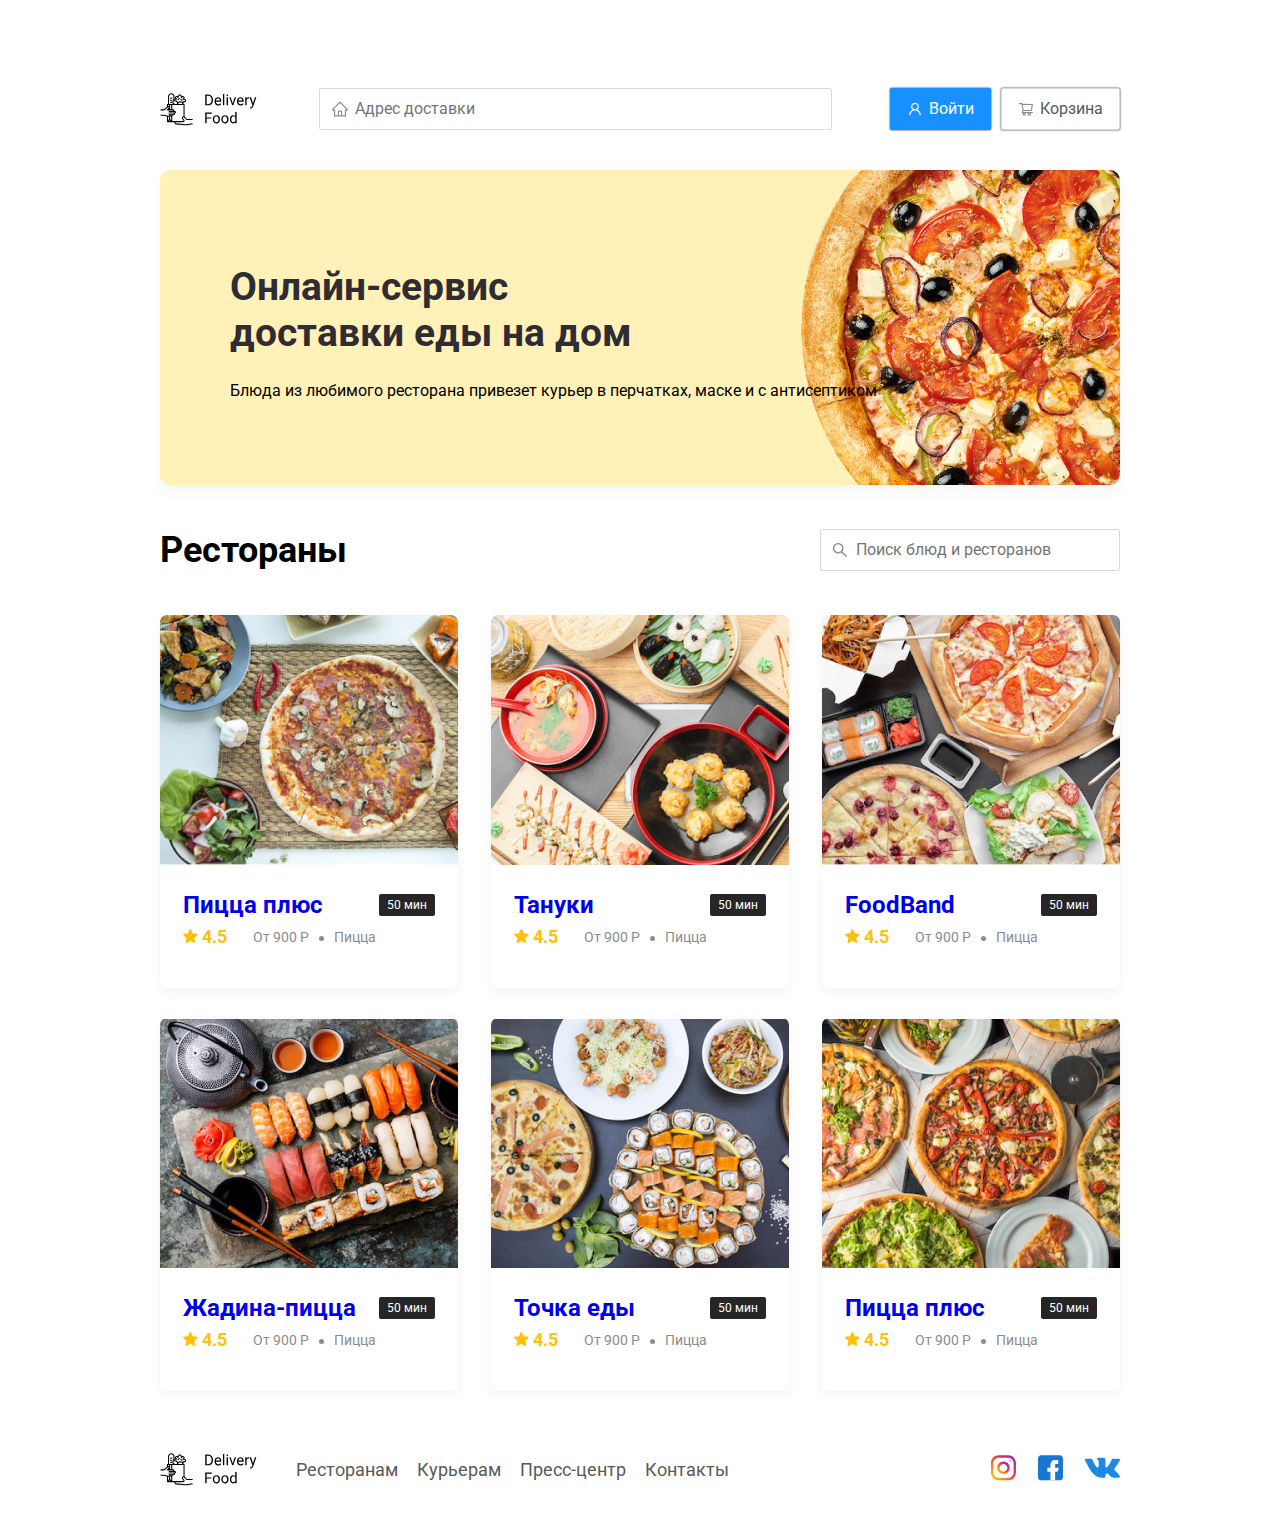
<file: index.html>
<!DOCTYPE html>
<html lang="ru">
    <head>
        <meta charset="utf-8" />
        <meta name="viewport" content="width=device-width, initial-scale=1.0" />
        <title>Delivery Food - доставка еды на дом</title>
        <link rel="preconnect" href="https://fonts.gstatic.com">
        <link rel="preconnect" href="https://fonts.gstatic.com">
        <link href="https://fonts.googleapis.com/css2?family=Roboto:wght@400;700&display=swap" rel="stylesheet" />
        <link rel="stylesheet" href="css/normalize.css" />
        <link rel="stylesheet" type="text/css" href="css/style.css" />

    </head>
    <body>
        <div class="container">
            <header>
                <img src="img/logo.svg" alt="logo" class="logo" />
                <input type="text" class="input input-address" placeholder="Адрес доставки"/>
                <div class="buttons">
                    <button class="button button-primary">
                        <img src="img/user.svg" alt="user" class="button-icon" />
                        <span class="button-text">Войти</span>
                    </button>
                    <button class="button">
                        <img src="img/shopping-cart.svg" alt="shopping cart" class="button-icon" />
                        <span class="button-text">Корзина</span>
                    </button>
                </div>
            </header>
				<div>
				
				<main class="main">
					<div clas=" container">
					</div>
				</main>
				
				</div>
            <section class="promo">
                <h1 class="promo-title">Онлайн-сервис <br /> доставки еды на дом</h1>
                <p class="promot-text">
                    Блюда из любимого ресторана привезет курьер в перчатках, маске и с антисептиком
                </p>
            </section>

            <section class="restaurants">
                <div class="section-heading">
                    <h2 class="section-title">Рестораны</h2>
                    <input type="text" class="input input-search" placeholder="Поиск блюд и ресторанов" />
					
					
                </div>
				<div class="cards">
						<!--Карточки ресторанов-->
					<a href="restaurant.html" class="card">
					<img src="img/image.png" class="card-image" alt="image" />
						<div class="card-text">
							<div class="card-heading">
								<h3 class="card-title">Пицца плюс</h3>
								<span class="card-tag tag">50 мин</span>
							</div>
							<div class="card-info">
								<div class="rating">
								<img src="img/rating.svg" alt="rating" class="rating-star" />
								4.5</div>
								<div class="price">От 900 Р</div>
								<div class="category">Пицца</div>
								
							</div>
						</div>
					
					</a>
					<a href="restaurant.html" class="card">
					<img src="img/image1.jpg" class="card-image" alt="image" />
						<div class="card-text">
							<div class="card-heading">
								<h3 class="card-title">Тануки</h3>
								<span class="card-tag tag">50 мин</span>
							</div>
							<div class="card-info">
								<div class="rating">
								<img src="img/rating.svg" alt="rating" class="rating-star" />
								4.5</div>
								<div class="price">От 900 Р</div>
								<div class="category">Пицца</div>
								
							</div>
						</div>
					
					</a>
					<a href="restaurant.html" class="card">
					<img src="img/image2.jpg" class="card-image" alt="image" />
						<div class="card-text">
							<div class="card-heading">
								<h3 class="card-title">FoodBand</h3>
								<span class="card-tag tag">50 мин</span>
							</div>
							<div class="card-info">
								<div class="rating">
								<img src="img/rating.svg" alt="rating" class="rating-star" />
								4.5</div>
								<div class="price">От 900 Р</div>
								<div class="category">Пицца</div>
								
							</div>
						</div>
					
					</a>
					<a href="restaurant.html" class="card">
					<img src="img/image3.jpg" class="card-image" alt="image" />
						<div class="card-text">
							<div class="card-heading">
								<h3 class="card-title">Жадина-пицца</h3>
								<span class="card-tag tag">50 мин</span>
							</div>
							<div class="card-info">
								<div class="rating">
								<img src="img/rating.svg" alt="rating" class="rating-star" />
								4.5</div>
								<div class="price">От 900 Р</div>
								<div class="category">Пицца</div>
								
							</div>
						</div>
					
					</a>
					<a href="restaurant.html" class="card">
					<img src="img/image4.jpg" class="card-image" alt="image" />
						<div class="card-text">
							<div class="card-heading">
								<h3 class="card-title">Точка еды</h3>
								<span class="card-tag tag">50 мин</span>
							</div>
							<div class="card-info">
								<div class="rating">
								<img src="img/rating.svg" alt="rating" class="rating-star" />
								4.5</div>
								<div class="price">От 900 Р</div>
								<div class="category">Пицца</div>
								
							</div>
						</div>
					
					</a>
					<a href="restaurant.html" class="card">
					<img src="img/image5.jpg" class="card-image" alt="image" />
						<div class="card-text">
							<div class="card-heading">
								<h3 class="card-title">Пицца плюс</h3>
								<span class="card-tag tag">50 мин</span>
							</div>
							<div class="card-info">
								<div class="rating">
								<img src="img/rating.svg" alt="rating" class="rating-star" />
								4.5</div>
								<div class="price">От 900 Р</div>
								<div class="category">Пицца</div>
								
							</div>
						</div>
					
					</a>
				</div>
            </section>
        </div>

        <footer class="footer">
        	<div class="container">
        		<div class="footer-block">
	        		<img src="img/logo.svg" alt="logo" class="logo footer-logo" />
	        		<nav class="footer-nav">
	        			<a href="#" class="footer-link">Ресторанам</a>
	        			<a href="#" class="footer-link">Курьерам</a>
	        			<a href="#" class="footer-link"> Пресс-центр</a>
	        			<a href="#" class="footer-link">Контакты</a>
	        		</nav>
	        		<div class="social-links">
	        			<a href="#" class="social-link"><img src="img/instagram.svg" alt="instagram"></a>
	        			<a href="#" class="social-link"><img src="img/fb.svg" alt="facebook"></a>
	        			<a href="#" class="social-link"><img src="img/vk.svg" alt="vk"></a>
	        		</div>
        		</div>
        	</div>
        </footer>
    </body>
</html>
</file>
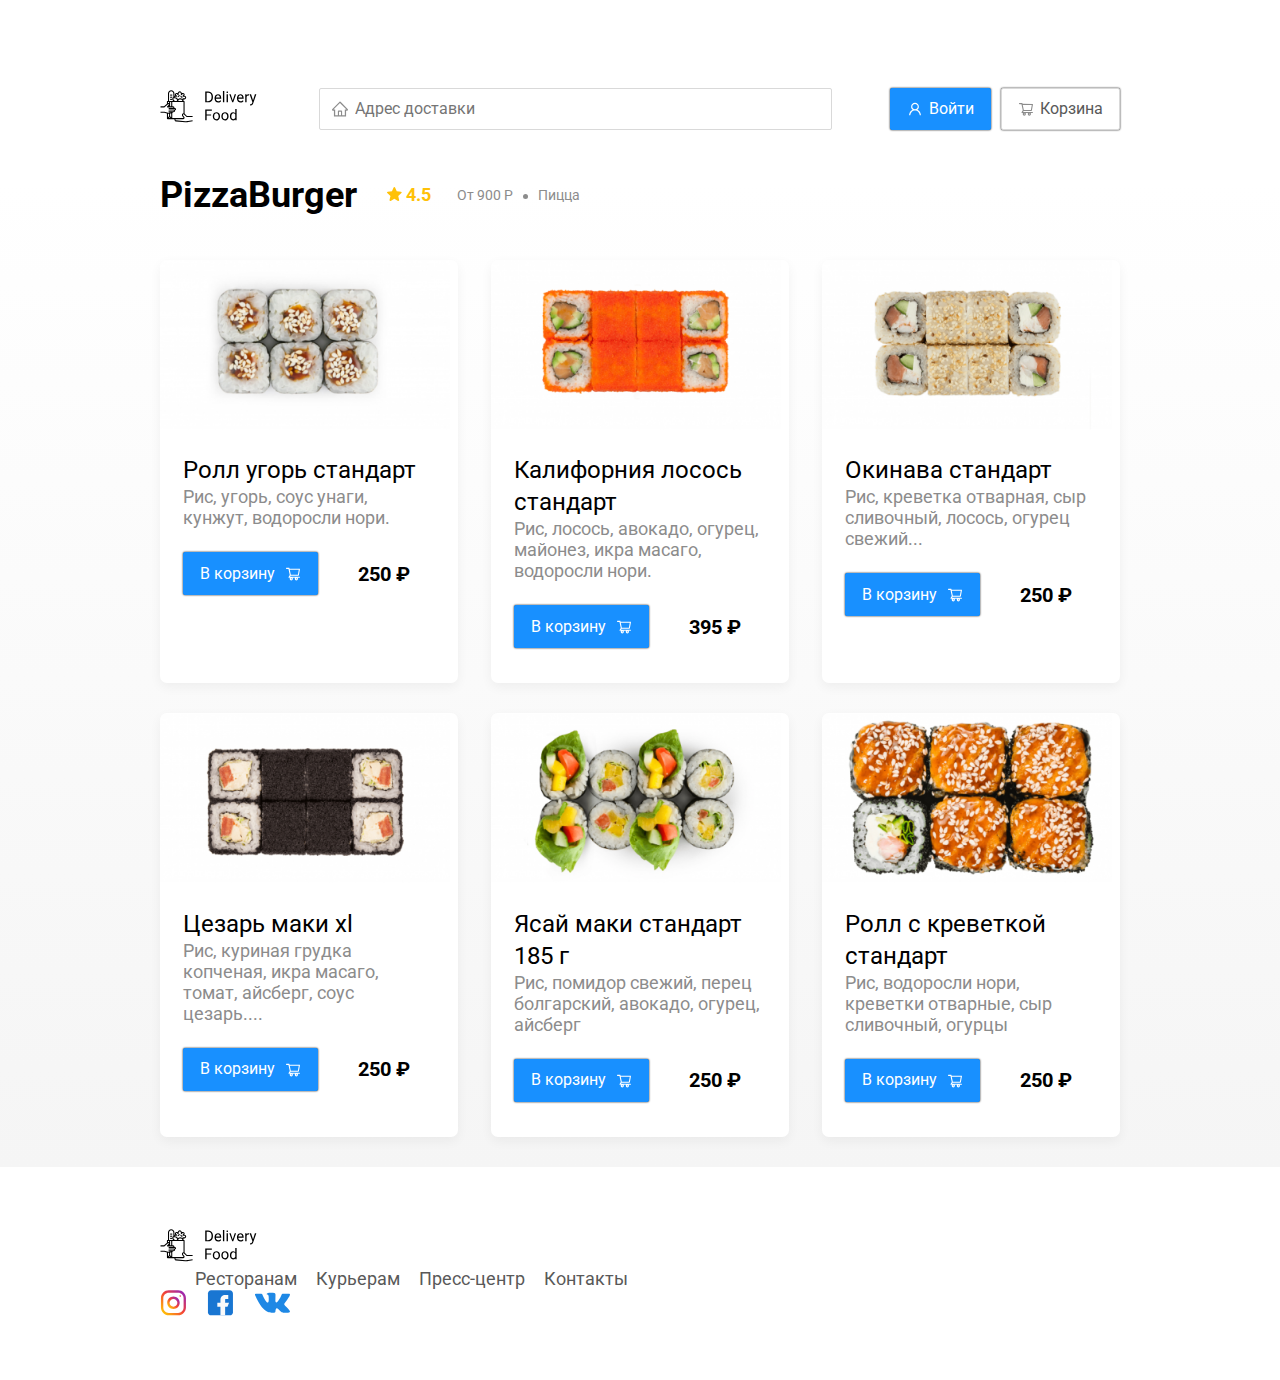
<file: restaurant.html>
<!DOCTYPE html>
<html lang="ru">
    <head>
        <meta charset="utf-8" />
        <meta name="viewport" content="width=device-width, initial-scale=1.0" />
        <title>PizzaBurger - доставка еды на дом</title>
        <link rel="preconnect" href="https://fonts.gstatic.com">
        <link rel="preconnect" href="https://fonts.gstatic.com">
        <link href="https://fonts.googleapis.com/css2?family=Roboto:wght@400;700&display=swap" rel="stylesheet" />
        <link rel="stylesheet" href="css/normalize.css" />
        <link rel="stylesheet" type="text/css" href="css/restaurant.css" />
    </head>
    <body>
        <div class="container">
            <header>
				<a href="index.html">
					<img src="img/logo.svg" alt="logo" class="logo" />
				</a>
                <input type="text" class="input input-address" placeholder="Адрес доставки"/>
                <div class="buttons">
                    <button class="button button-primary">
                        <img src="img/user.svg" alt="user" class="button-icon" />
                        <span class="button-text">Войти</span>
                    </button>
                    <button class="button">
                        <img src="img/shopping-cart.svg" alt="shopping cart" class="button-icon" />
                        <span class="button-text">Корзина</span>
                    </button>
                </div>
            </header>
		</div>
				
				<main class="main">
					<div class="container">
						<section class="restaurants">
							<div class="section-heading">
								<h2 class="section-title">PizzaBurger</h2>
								<div class="card-info">
									<div class="rating">
									<img src="img/rating.svg" alt="rating" class="rating-star">
											4.5</div>
									<div class="price">От 900 Р</div>
									<div class="category">Пицца</div>
								</div>
							</div>
							<div class="cards">
								<div class="card">
								<img src="img/roll1.png" class="card-image" alt="image" />
									<div class="card-text">
										<div class="card-heading">
											<h3 class="card-title card-title-reg">Ролл угорь стандарт</h3>
										</div>
										<div class="card-info">
											<div class="ingredients">Рис, угорь, соус унаги, кунжут, водоросли нори.</div>
										</div>
										<div class="card-buttons">
											<button class="button button-primary">
												<span class="button-card-text">В корзину</span>
												<img src="img/shopping-car-white.svg" alt="shopping-cart" class="button-card-imsge">
											</button>
											<strong class="card-price-bold">250 ₽</strong>
										</div>
									</div>					
								</div>
								<div class="card">
								<img src="img/roll2.png" class="card-image" alt="image" />
									<div class="card-text">
										<div class="card-heading">
											<h3 class="card-title card-title-reg">Калифорния лосось стандарт</h3>
										</div>
										<div class="card-info">
											<div class="ingredients">Рис, лосось, авокадо, огурец, майонез, икра масаго, водоросли нори.</div>
										</div>
										<div class="card-buttons">
											<button class="button button-primary">
												<span class="button-card-text">В корзину</span>
												<img src="img/shopping-car-white.svg" alt="shopping-cart" class="button-card-imsge">
											</button>
											<strong class="card-price-bold">395 ₽</strong>
										</div>
									</div>					
								</div>
								<div class="card">
								<img src="img/roll3.png" class="card-image" alt="image" />
									<div class="card-text">
										<div class="card-heading">
											<h3 class="card-title card-title-reg">Окинава стандарт</h3>
										</div>
										<div class="card-info">
											<div class="ingredients"> Рис, креветка отварная, сыр сливочный, лосось, огурец свежий...</div>
										</div>
										<div class="card-buttons">
											<button class="button button-primary">
												<span class="button-card-text">В корзину</span>
												<img src="img/shopping-car-white.svg" alt="shopping-cart" class="button-card-imsge">
											</button>
											<strong class="card-price-bold">250 ₽</strong>
										</div>
									</div>					
								</div>
								<div class="card">
								<img src="img/roll4.png" class="card-image" alt="image" />
									<div class="card-text">
										<div class="card-heading">
											<h3 class="card-title card-title-reg">Цезарь маки хl</h3>
										</div>
										<div class="card-info">
											<div class="ingredients">Рис, куриная грудка копченая, икра масаго, томат, айсберг, соус цезарь....</div>
										</div>
										<div class="card-buttons">
											<button class="button button-primary">
												<span class="button-card-text">В корзину</span>
												<img src="img/shopping-car-white.svg" alt="shopping-cart" class="button-card-imsge">
											</button>
											<strong class="card-price-bold">250 ₽</strong>
										</div>
									</div>					
								</div>
								<div class="card">
								<img src="img/roll5.png" class="card-image" alt="image" />
									<div class="card-text">
										<div class="card-heading">
											<h3 class="card-title card-title-reg">Ясай маки стандарт 185 г</h3>
										</div>
										<div class="card-info">
											<div class="ingredients">Рис, помидор свежий, перец болгарский, авокадо, огурец, айсберг</div>
										</div>
										<div class="card-buttons">
											<button class="button button-primary">
												<span class="button-card-text">В корзину</span>
												<img src="img/shopping-car-white.svg" alt="shopping-cart" class="button-card-imsge">
											</button>
											<strong class="card-price-bold">250 ₽</strong>
										</div>
									</div>					
								</div>
								<div class="card">
								<img src="img/roll6.png" class="card-image" alt="image" />
									<div class="card-text">
										<div class="card-heading">
											<h3 class="card-title card-title-reg">Ролл с креветкой стандарт</h3>
										</div>
										<div class="card-info">
											<div class="ingredients">Рис, водоросли нори, креветки отварные, сыр сливочный, огурцы</div>
										</div>
										<div class="card-buttons">
											<button class="button button-primary">
												<span class="button-card-text">В корзину</span>
												<img src="img/shopping-car-white.svg" alt="shopping-cart" class="button-card-imsge">
											</button>
											<strong class="card-price-bold">250 ₽</strong>
										</div>
									</div>					
								</div>
								
							</div>
						</section>
					</div>

				</main>	
			
            

        <footer class="footer">
        	<div class="container">
        		<div class="footer-block">
	        		<img src="img/logo.svg" alt="logo" class="logo footer-logo" />
	        		<nav class="footer-nav">
	        			<a href="#" class="footer-link">Ресторанам</a>
	        			<a href="#" class="footer-link">Курьерам</a>
	        			<a href="#" class="footer-link"> Пресс-центр</a>
	        			<a href="#" class="footer-link">Контакты</a>
	        		</nav>
	        		<div class="social-links">
	        			<a href="#" class="social-link"><img src="img/instagram.svg" alt="instagram"></a>
	        			<a href="#" class="social-link"><img src="img/fb.svg" alt="facebook"></a>
	        			<a href="#" class="social-link"><img src="img/vk.svg" alt="vk"></a>
	        		</div>
        		</div>
        	</div>
        </footer>
    </body>
</html>
</file>
<file: css/style.css>
body {
    font-family: "Roboto", sans-serif;
    padding-top: 44px;
}
.container {
    max-width: 1200px;
    margin: auto;
}
header {
    display: flex;
    align-items: center;
    justify-content: space-between;
    margin-top: 44px;
    margin-bottom: 40px;
}
.input {
    background: #ffffff;
    border: 1px solid #d9d9d9;
    border-radius: 2px;
    font-size: 16px;
    line-height: 24px;
    padding: 8px;
    padding-left: 35px;
    background-repeat: no-repeat;
    background-position: left 11px center;
    
}
.input-address{
    flex:0.8;
    background-image: url(../img/home.svg);
}
.input-search {
    width: 300px;
    background-image: url(../img/search.svg);
}
* {
    box-sizing: border-box;
}
.button {
    display: flex;
    align-items: center;
    padding: 8px 16px;
    background-color: white;
    border: 1px solid #d9d9d9;
    box-sizing: border-box;
    box-shadow: 0px 0px 2px rgba(0, 0, 0, 0015);
    border-radius: 2px;
    color: #595959;
    font-size: 16px;
    line-height: 24px;
}
.button-primary {
    background: #1890ff;
    border: 1px solid #1890ff;
    color: #fff;
    margin-right: 10px;
}
.button-icon {
    margin-right: 6px;
    vertical-align: middle;
}
.button-text {
    vertical-align: middle;
}
.buttons {
    display: flex;
    align-items: center;
}
.promo {
    box-shadow: 0px 7px 12px rgba(158, 158, 163, 0.1);
    background: #fff1b8 url(../img/promo-image.png) no-repeat top right -300px / 900px;
    border-radius: 10px;
    padding: 68px 70px;
}
.promo-text {
    font-style: normal;
    font-weight: normal;
    font-size: 24px;
    color: #302c34;
    max-width: 538px;
}
.promo-title {
    font-style: normal;
    font-weight: bold;
    font-size: 39px;
    line-height: 46px;
    color: #302c34;
}
.section-heading {
    display: flex;
    align-items: center;
    justify-content: space-between;
    margin-top: 44px;
	margin-bottom: 44px;
}
.section-title {
    font-style: normal;
    font-weight: bold;
    font-size: 36px;
    line-height: 42px;
    margin: 0;
    color: black;
}
.card {
	background: white;
	box-shadow: 0px 4px 12px rgba(0,0,0,0.05);
	border-radius: 7px;
	overflow: hidden;
    margin-bottom: 30px;
    flex-basis: 31%;
    text-decoration: none;
}
.cards {
	display: flex;
    align-items: flex-start;
    justify-content: space-between;
    flex-wrap: wrap;
}
.card-image {
	width: 384px;
	height: 250px;
	object-fit: cover;
}
.card-text {
	padding-top: 20px;
	padding-bottom: 35px;
	padding-left: 23px;
	padding-right: 23px;
}
.card-heading {
	display: flex;
	align-items: center;
	justify-content: space-between;
}
.card-title {
	margin: 0;
	font-style: normal;
	font-weight: bold;
	font-size: 24px;
	line-height: 32px;
}
.card-tag {
	font-style: normal;
	font-weight: normal;
	font-size: 12px;
	line-height: 20px;
	color: white;
	background: #262626;
	border-radius: 2px;
	padding: 1px 8px;
}
.card-info {
	display: flex;
	align-items: center;
    flex-wrap: wrap;
}
.rating {
	margin-right: 26px;
	color: #ffc107;
	font-weight: bold;
	font-size: 18px;
	line-height: 32px;
}
.price, 
.category {
	color: #8c8c8c;
	font-size: 18px;
	line-height: 32px;
}
.category {
    text-overflow: ellipsis;
    overflow: hidden;
    white-space: nowrap;
    max-width: 150px;
}
.price {
	margin-right: 10px;
}
.price:after {
	content: "";
	width: 5px;
	height: 5px;
	background-color: #8c8c8c;
	display: inline-block;
	vertical-align: middle;
	border-radius: 50%;
	margin-left: 10px;
}
main {
	background: linear-gradient(180deg, rgba(245,245,245,0) 1.04%, #f5f5f5 100%);
}

.footer {
    padding: 30px 0;
}
.footer-block {
    display: flex;
    align-items: center;
    justify-content: space-between;
}
.footer-link {
    display: inline-block;
    color: #595959;
    font-style: normal;
    font-weight: normal;
    font-size: 18px;
    line-height: 21px;
    text-decoration: none;
}
.footer-link:not(:last-child) {
    margin-right: 15px;
}
.footer-nav {
    margin-left: 35px;
    margin-right: auto;
}
.social-links {
    display: flex;
    align-items: center;
}
.social-link:not(:last-child){
    margin-right: 21px;
}
@media (max-width: 1200px) {
    body {
        background-color: red;
    }
}
@media (max-width: 1366px) {
    .container {
        max-width: 960px;
    }
    .promo {
        background-position: center right -300px;
        background-size: 750px;
    }
    .category, .price {
        font-size: 14px;
    }
}
@media (max-width: 992px) {
    .container {
        max-width: 750px;
    }
    .promo {
        padding: 50px;
        background-size: 500px;
        background-position: center right -200px;
    }
    .promo-text {
        font-size: 18px;
        max-width: 400px;
    }
    .card {
        flex-basis: 49%;
    }
    .footer-link {
        font-size: 16px;
    }
}
@media (max-width: 768px) {
    .container {
        max-width: 560px;
    }
    .card-info {
        flex-wrap: wrap;
    }
    .rating {
        font-size: 18px;
    }
    .promo {
        font-size: 18px;
    }
    .promo {
        background-size: 400px;
        background-position: bottom 50px right -200px;
    }
    .promo-title {
        font-size: 24px;
        line-height: 1.4;
    }
    .promo-text {
        margin-top: 0;
    }
}
@media (max-width: 578px) {
    .container {
        width: 90%;
    }
    .header {
        flex-wrap: wrap;
    }
    .input-address {
        margin-top: 15px;
        order: 5;
        flex: 1;
    }
    .promo {
        background-image: none;
    }
    .promo-title {
        margin-bottom: 10px;
    }
    .section-title {
        font-size: 20px;
    }
    .card {
        flex-basis: 100%;
    }
    .card-image {
        width: 100%;
    }
    .footer-nav {
        margin-left: 0;
        order: 0;
    }
    .footer-logo {
        margin-right: 15px;
        order: 1;
    }
    .social-links {
        order: 2;
    }
    /*ошибканаверное*/
    .footer {
        padding: 30px 0;
    }
    .footer-block {
        align-items: flex-start;
    }
    .footer-nav {
        margin-left: 0;
        order: 0;
    }
    .footer-logo {
        margin-right: 15px;
        order: 1;
    }
}
@media (max-width: 480px) {
    .container {
        width: 90%;
    }
    .header {
        flex-wrap: wrap;
        width: inherit;
        height: 300px;
    }
    .input-address {
        margin-top: 0;
        margin-left: 10px;
        width: 50%;
        order: 5;
        flex: 1;
    }
    .promo {
        background-image: none;
    }
    .promo-title {
        margin-bottom: 10px;
    }
    .section-title {
        font-size: 20px;
    }
    .card {
        flex-basis: 100%;
    }
    .card-image {
        width: 100%;
    }
    .footer-nav {
        margin-left: 0;
        order: 0;
    }
    .footer-logo {
        margin-right: 15px;
        order: 1;
    }
    .social-links {
        order: 2;
    }
    /*ошибканаверное*/
    .footer {
        padding: 30px 0;
    }
    .footer-block {
        align-items: flex-start;
    }
    .footer-nav {
        margin-left: 0;
        order: 0;
    }
    .footer-logo {
        margin-right: 15px;
        order: 1;
    }
}
</file>
<file: css/restaurant.css>
body {
    font-family: "Roboto", sans-serif;
    padding-top: 44px;
}
.container {
    max-width: 1200px;
    margin: auto;
}
header {
    display: flex;
    align-items: center;
    justify-content: space-between;
    margin-top: 44px;
    margin-bottom: 40px;
}
.input {
    background: #ffffff;
    border: 1px solid #d9d9d9;
    border-radius: 2px;
    font-size: 16px;
    line-height: 24px;
    padding: 8px;
    padding-left: 35px;
    background-repeat: no-repeat;
    background-position: left 11px center;
    
}
.input-address{
    flex: 0.8;
    background-image: url(../img/home.svg);
}
.input-search {
    width: 300px;
    background-image: url(../img/search.svg);
    margin-left: auto;
}
* {
    box-sizing: border-box;
}
.button {
    display: flex;
    align-items: center;
    padding: 8px 16px;
    background-color: white;
    border: 1px solid #d9d9d9;
    box-sizing: border-box;
    box-shadow: 0px 0px 2px rgba(0, 0, 0, 0015);
    border-radius: 2px;
    color: #595959;
    font-size: 16px;
    line-height: 24px;
}
.button-primary {
    background: #1890ff;
    border: 1px solid #1890ff;
    color: #fff;
    margin-right: 10px;
}
.button-icon {
    margin-right: 6px;
    vertical-align: middle;
}
.button-card-text {
    margin-right: 10px;
}
.button-text {
    vertical-align: middle;
}
.buttons {
    display: flex;
    align-items: center;
}
.promo {
    box-shadow: 0px 7px 12px rgba(158, 158, 163, 0.1);
    background: #fff1b8 url(../img/promo-image.png) no-repeat top right -300px / 900px;
    border-radius: 10px;
    padding: 68px 70px;
}
.promo-text {
    font-style: normal;
    font-weight: normal;
    font-size: 24px;
    color: #302c34;
    max-width: 538px;
}
.promo-title {
    font-style: normal;
    font-weight: bold;
    font-size: 39px;
    line-height: 46px;
    color: #302c34;
}
.section-heading {
    display: flex;
    align-items: center;
    margin-top: 44px;
	margin-bottom: 44px;
}
.section-title {
    font-style: normal;
    font-weight: bold;
    font-size: 36px;
    line-height: 42px;
    margin: 0;
    color: black;
    margin-right: 30px;
}
.card {
	background: white;
	box-shadow: 0px 4px 12px rgba(0,0,0,0.05);
	border-radius: 7px;
	overflow: hidden;
	margin-bottom: 30px;
    flex-basis: 31%;
    align-items: center;
}
.cards {
	display: flex;
	flex-wrap: wrap;
	align-items: flex-wrap;
	justify-content: space-between;

}
.card-image {
	width: 290px;
	height: 170px;
	object-fit: cover;
}
.card-text {
	padding-top: 20px;
	padding-bottom: 35px;
	padding-left: 23px;
	padding-right:23px;
}
.card-heading {
	display: flex;
	align-items: center;
	justify-content: space-between;
}
.card-title {
	margin: 0;
	font-style: normal;
	font-weight: bold;
	font-size: 24px;
	line-height: 32px;
}
.card-title-reg {
    font-weight: 400;
}
.card-tag {
	font-style: normal;
	font-weight: normal;
	font-size: 12px;
	line-height: 20px;
	color: white;
	background: #262626;
	border-radius: 2px;
	padding: 1px 8px;
}
.card-info {
	display: flex;
	align-items: left;
    flex-wrap: wrap;
    
}
.card-buttons {
    display: flex;
    align-items: center;
    margin-top: 24px;
}
.card-price-bold {
    font-weight: bold;
    font-size: 20px;
    line-height: 32px;
    margin-left: 30px;
}
.rating {
	margin-right: 26px;
	color: #ffc107;
	font-weight: bold;
	font-size: 18px;
	line-height: 32px;
}
.price, .category {
	color: #8c8c8c;
	font-size: 18px;
	line-height: 32px;
}
.category {
    text-overflow: ellipsis;
    overflow: hidden;
    white-space: nowrap;
    max-width: 150px;
}
.price {
	margin-right: 10px;
}
.price:after {
	content: "";
	width: 5px;
	height: 5px;
	background-color: #8c8c8c;
	display: inline-block;
	vertical-align: middle;
	border-radius: 50%;
	margin-left: 10px;
}
.ingredients {
    color: #8c8c8c;
    font-size: 18px;
    line-height: 21px;
    width: 330px;
}
main {
	background: linear-gradient(180deg, rgba(245,245,245,0) 1.04%, #f5f5f5 100%);
}
.footer {
    padding: 60px 0;
}
.
 {
    display: flex;
    align-items: center;
    justify-content: space-between;
}
.footer-link {
    display: inline-block;
    color: #595959;
    font-style: normal;
    font-weight: normal;
    font-size: 18px;
    line-height: 21px;
    text-decoration: none;
}
.footer-link:not(:last-child) {
    margin-right: 15px;
}
.footer-nav {
    margin-left: 35px;
    margin-right: auto;
}
.social-links {
    display: flex;
    align-items: center;
}
.social-link:not(:last-child){
    margin-right: 21px;
}
@media (max-width: 1200px) {
    body {
        background-color: red;
    }
}
@media (max-width: 1366px) {
    .container {
        max-width: 960px;
    }
    .promo {
        background-position: center right -300px;
        background-size: 750px;
    }
    .category, .price {
        font-size: 14px;
    }
}
@media (max-width: 992px) {
    .container {
        max-width: 750px;
    }
    .promo {
        padding: 50px;
        background-size: 500px;
        background-position: center right -200px;
    }
    .promo-text {
        font-size: 18px;
        max-width: 400px;
    }
    .card {
        flex-basis: 49%;
    }
    .footer-link {
        font-size: 16px;
    }
}
@media (max-width: 768px) {
    .container {
        max-width: 560px;
    }
    .card-info {
        flex-wrap: wrap;
    }
    .rating {
        font-size: 18px;
    }
    .promo {
        font-size: 18px;
    }
    .promo {
        background-size: 400px;
        background-position: bottom 50px right -200px;
    }
    .promo-title {
        font-size: 24px;
        line-height: 1.4;
    }
    .promo-text {
        margin-top: 0;
    }
}
@media (max-width: 578px) {
    .container {
        width: 90%;
    }
    .header {
        flex-wrap: wrap;
    }
    .input-address {
        margin-top: 15px;
        order: 5;
        flex: 1;
    }
    .promo {
        background-image: none;
    }
    .promo-title {
        margin-bottom: 10px;
    }
    .section-title {
        font-size: 20px;
    }
    .card {
        flex-basis: 100%;
    }
    .card-image {
        width: 100%;
    }
    .footer-nav {
        margin-left: 0;
        order: 0;
    }
    .footer-logo {
        margin-right: 15px;
        order: 1;
    }
    .social-links {
        order: 2;
    }
}
@media (max-width: 480px) {
    .container {
        width: 90%;
    }
    .header {
        flex-wrap: wrap;
        width: inherit;
        height: 300px;
    }
    .input-address {
        margin-top: 0;
        margin-left: 10px;
        width: 50%;
        order: 5;
        flex: 1;
    }
    .promo {
        background-image: none;
    }
    .promo-title {
        margin-bottom: 10px;
    }
    .section-title {
        font-size: 20px;
    }
    .card {
        flex-basis: 100%;
    }
    .card-image {
        width: 100%;
    }
    .footer-nav {
        margin-left: 0;
        order: 0;
    }
    .footer-logo {
        margin-right: 15px;
        order: 1;
    }
    .social-links {
        order: 2;
    }
    /*ошибканаверное*/
    .footer {
        padding: 30px 0;
    }
    .footer-block {
        align-items: flex-start;
    }
    .footer-nav {
        margin-left: 0;
        order: 0;
    }
    .footer-logo {
        margin-right: 15px;
        order: 1;
    }
}
</file>
